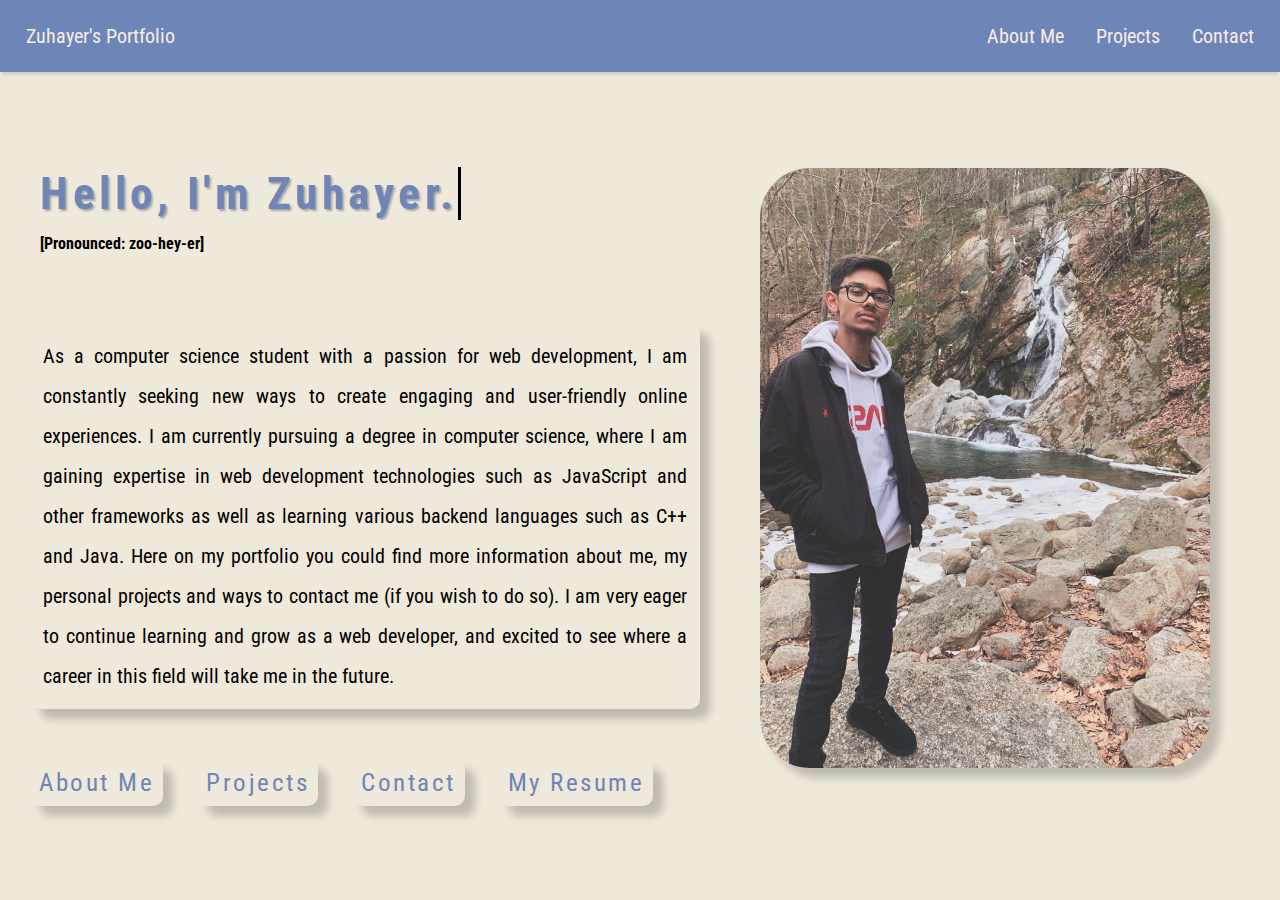
<file: index.html>
<!DOCTYPE html>
<html lang="en">
<head>
    <meta charset="UTF-8">
    <meta http-equiv="X-UA-Compatible" content="IE=edge">
    <meta name="viewport" content="width=device-width, initial-scale=1.0">
    <link rel="preconnect" href="https://fonts.googleapis.com"><link rel="preconnect" href="https://fonts.gstatic.com" crossorigin><link href="https://fonts.googleapis.com/css2?family=Roboto+Condensed&display=swap" rel="stylesheet">
    <link rel="shortcut icon" href="images/portfolio.png">
    <link rel="stylesheet" href="style.css">
    <link rel="script" href="script.js">
    <title>Zuhayer's Portfolio</title>
</head>
<body>
    <div class="parent">
        <div class="nav-bar">
            <a id="nav-title" href="index.html">Zuhayer's Portfolio</a>
            <a href="contact.html">Contact</a>
            <a href="projects.html">Projects</a>
            <a href="about_me.html">About Me</a>
        </div>
        <div class="biography">
            <h1>Hello, I'm Zuhayer.</h1>
            <h4>[Pronounced: zoo-hey-er]</h4>
            <div class="image">
                <img src="images/731243A6-15DD-41D2-839F-2AF23E37DA8A_Original.jpg" alt="Picture of me taken at the Honors Haven Resort in upstate NY">
            </div>
            <p>As a computer science student with a passion for web development, I am constantly seeking new ways to create engaging and user-friendly online experiences. I am currently pursuing a degree in computer science, where I am gaining expertise in web development technologies such as JavaScript and other frameworks as well as learning various backend languages such as C++ and Java. Here on my portfolio you could find more information about me, my personal projects and ways to contact me (if you wish to do so). I am very eager to continue learning and grow as a web developer, and excited to see where a career in this field will take me in the future.
            </p>
           <br>
           <a href="about_me.html">About Me</a>
           <a href="projects.html">Projects</a>
           <a href="contact.html">Contact</a>
           <a href="pdfs/Resume_Zuhayer_Alvi.pdf" target="_blank">My Resume</a>
        </div>
    </div>
</body>
</html>
</file>
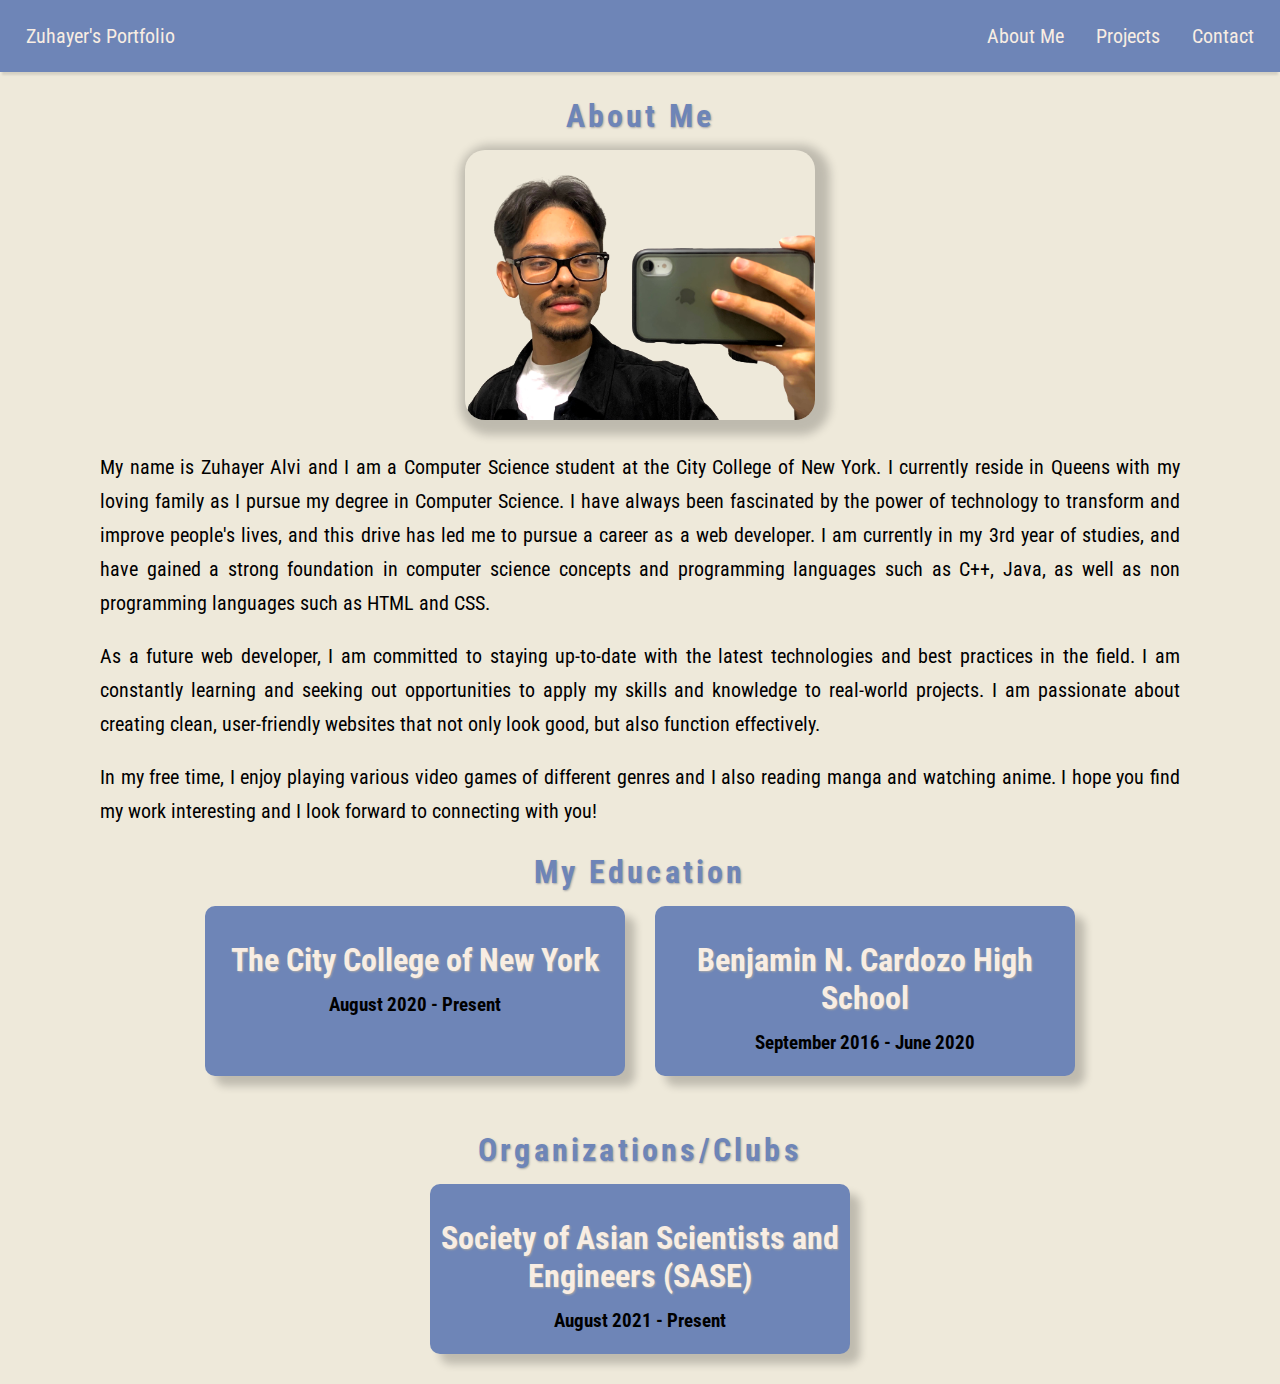
<file: about_me.html>
<!DOCTYPE html>
<html lang="en">
<head>
    <meta charset="UTF-8">
    <meta http-equiv="X-UA-Compatible" content="IE=edge">
    <meta name="viewport" content="width=device-width, initial-scale=1.0">
    <link rel="preconnect" href="https://fonts.googleapis.com"><link rel="preconnect" href="https://fonts.gstatic.com" crossorigin><link href="https://fonts.googleapis.com/css2?family=Roboto+Condensed&display=swap" rel="stylesheet">
    <link rel="shortcut icon" href="images/portfolio.png">
    <link rel="stylesheet" href="style.css"> 
    <link rel="script" href="script.js">
    <title>Zuhayer's Portfolio</title>
</head>
<body>
    <div class="parent">
        <div class="nav-bar">
            <a id="nav-title" href="index.html">Zuhayer's Portfolio</a>
            <a href="contact.html">Contact</a>
            <a href="projects.html">Projects</a>
            <a class="active" href="about_me.html">About Me</a>
        </div>
        <div class="about-me">
            <h1>About Me</h1>
            <img src="images/pfp-removebg-preview.png" alt="">
            <p>My name is Zuhayer Alvi and I am a Computer Science student at the City College of New York. I currently reside in Queens with my loving family as I pursue my degree in Computer Science. I have always been fascinated by the power of technology to transform and improve people's lives, and this drive has led me to pursue a career as a web developer. I am currently in my 3rd year of studies, and have gained a strong foundation in computer science concepts and programming languages such as C++, Java, as well as non programming languages such as HTML and CSS. 
            </p>
            <br>
            <p>As a future web developer, I am committed to staying up-to-date with the latest technologies and best practices in the field. I am constantly learning and seeking out opportunities to apply my skills and knowledge to real-world projects. I am passionate about creating clean, user-friendly websites that not only look good, but also function effectively.
            </p>
            <br>
            <p>In my free time, I enjoy playing various video games of different genres and I also reading manga and watching anime. I hope you find my work interesting and I look forward to connecting with you!
            <p>

            <h1>My Education</h1>
            
                <div class="education">

                    <div class="education-card">
                        <h1>The City College of New York</h1>
                        <h3>August 2020 - Present</h3>
                    </div>

                    <div class="education-card">
                        <h1>Benjamin N. Cardozo High School</h1>
                        <h3>September 2016 - June 2020</h3>
                    </div>
                </div>

            <h1>Organizations/Clubs</h1>

                <div class="education">
                    <div class="education-card">
                        <h1>Society of Asian Scientists and Engineers (SASE)</h1>
                        <h3>August 2021 - Present</h3>
                    </div>
                </div>
        </div>
    </div>
</body>
</html>
</file>
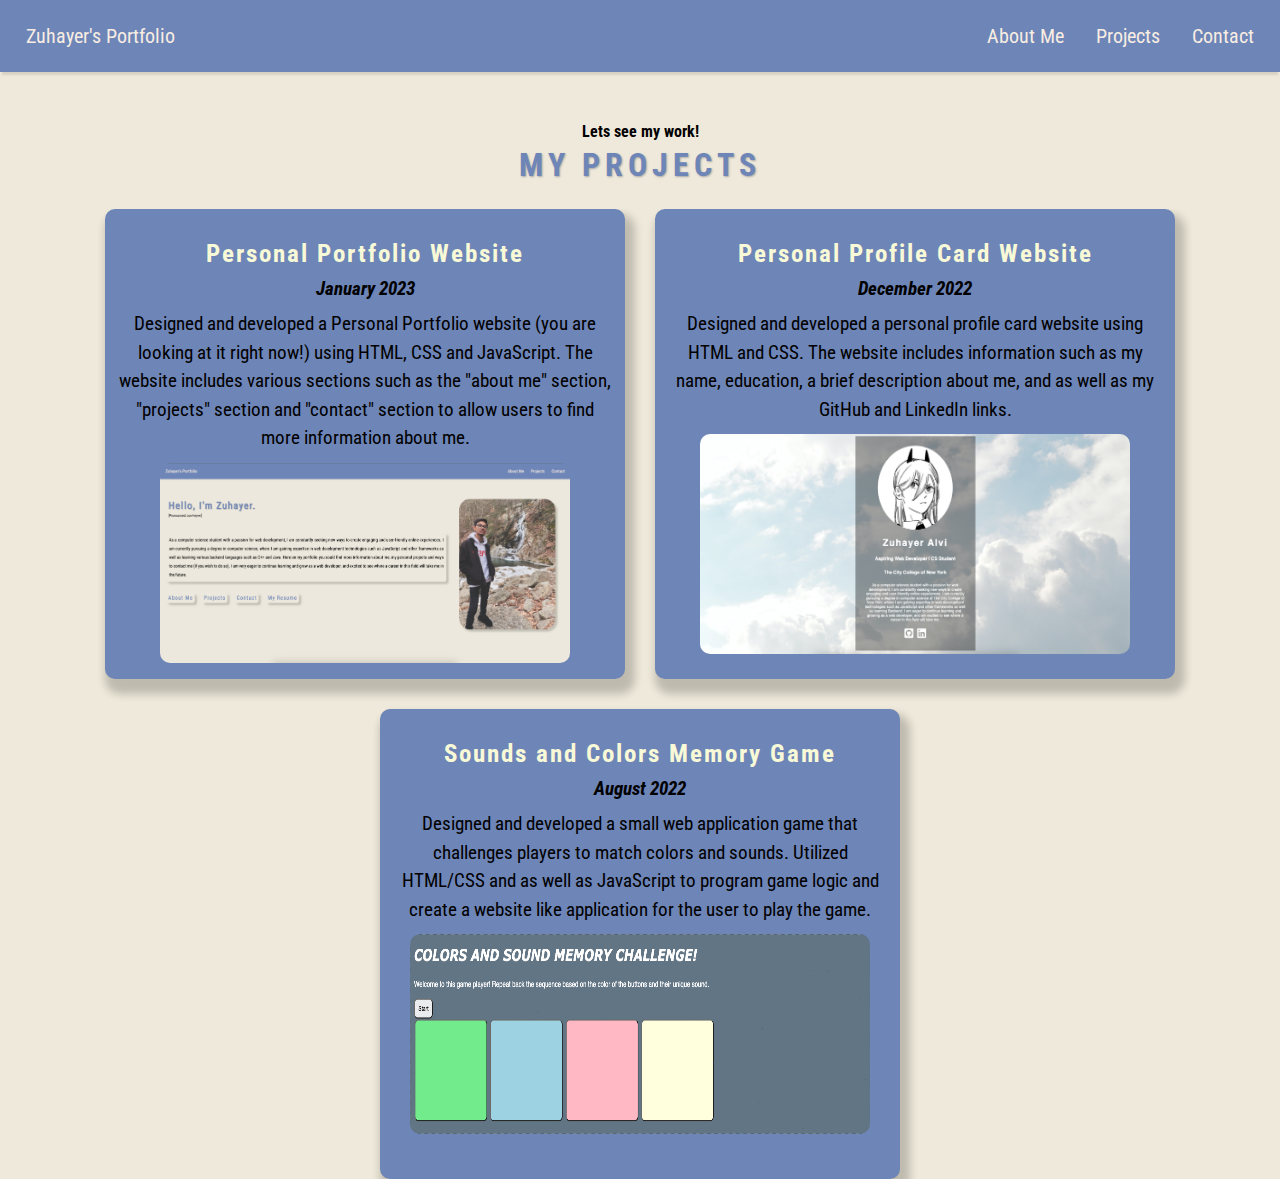
<file: projects.html>
<!DOCTYPE html>
<html lang="en">
<head>
    <meta charset="UTF-8">
    <meta http-equiv="X-UA-Compatible" content="IE=edge">
    <meta name="viewport" content="width=device-width, initial-scale=1.0">
    <link rel="preconnect" href="https://fonts.googleapis.com"><link rel="preconnect" href="https://fonts.gstatic.com" crossorigin><link href="https://fonts.googleapis.com/css2?family=Roboto+Condensed&display=swap" rel="stylesheet">
    <link rel="stylesheet" href="style.css"> 
    <link rel="script" href="script.js">
    <title>Zuhayer's Portfolio</title>
</head>
<body>
    <div class="parent">
        <div class="nav-bar">
            <a id="nav-title" href="index.html">Zuhayer's Portfolio</a>
            <a href="contact.html">Contact</a>
            <a class="active" href="projects.html">Projects</a>
            <a href="about_me.html">About Me</a>
        </div>

        <section class="projects">

            <div class="project-headings">
                <h4>Lets see my work!</h3>
                <h1>My Projects</h1>
            </div>

            <div class="project-section">

                <div class="card" id="project1">
                    <h1><a href="https://github.com/azuhayer/Portfolio-Website" target="_blank">Personal Portfolio Website</a></h1>
                    <h3><i>January 2023</i></h3>
                    <p>Designed and developed a Personal Portfolio website (you are looking at it right now!) using HTML, CSS and JavaScript. The website includes various sections such as the "about me" section, "projects" section and "contact" section to allow users to find more information about me.</p>
                    <img src="images/webpage.png" alt="Personal Portfolio">
                </div>

                <div class="card" id="project2">
                    <h1><a href="https://github.com/azuhayer/azuhayer.github.io" target="_blank">Personal Profile Card Website</a></h1>
                    <h3><i>December 2022</i></h3>
                    <p> Designed and developed a personal profile card website using HTML and CSS. The website includes
                        information such as my name, education, a brief description about me, and as well as my GitHub and
                        LinkedIn links.</p>
                    <img src="images/card.png" alt="Profile Card Website">
                </div>

                <div class="card" id="project3">
                    <h1><a href="https://github.com/azuhayer/Sound-Colors-Memory-Game" target="_blank">Sounds and Colors Memory Game</a></h1>
                    <h3><i>August 2022</i></h3>
                    <p> Designed and developed a small web application game that challenges players to match colors and sounds.
                        Utilized HTML/CSS and as well as JavaScript to program game logic and create a website like application
                        for the user to play the game.</p>
                    <img src="images/game.gif" alt="Game Gif">
                </div>

            </div>
        </section>

    </div>
</body>
</html>
</file>
<file: style.css>
/* HTML RESET */
* {
    margin: 0;
    padding: 0;
}

.parent {
    font-family: 'Roboto Condensed', sans-serif;
}

body {
    background-color: #EEE9DA;
}

/**** Nav bar Section ****/
.nav-bar {
    background-color: #6E85B7; 
    overflow: hidden;
    box-shadow: 0 5px 2px -2px rgba(0,0,0,.1);
    padding: 10px;
}

#nav-title {
    float: left;
    padding: 14px 16px;
    font-size: 20px;
    color: #F8EDE3;
}

#nav-title:hover {
  animation: vibrate 0.5s;
  animation-iteration-count: infinite;
}

@keyframes vibrate {
    0% { transform: rotate(0deg); }
    10% { transform: rotate(-1deg); }
    20% { transform: rotate(1deg); }
    30% { transform: rotate(0deg); }
    40% { transform: rotate(1deg); }
    50% { transform: rotate(-1deg); }
    60% { transform: rotate(0deg); }
    70% { transform: rotate(-1deg); }
    80% { transform: rotate(1deg); }
    90% { transform: rotate(0deg); }
    100% { transform: rotate(-1deg); }
  }

.nav-bar a {
    float: right;
    padding: 14px 16px;
    text-decoration: none;
    font-size: 20px;
    color: #F8EDE3;
}

.nav-bar a:hover {
    background-color: #6E85B7;
    transition: all ease-in-out 250ms;
}

/**** Index Section ****/
.biography h1 h4 p {
    float: left;
}

.biography h1 {
    margin-top: 95px;
    margin-left: 40px;
    
    font-size: 45px;
    color: #6E85B7;
    letter-spacing: .10em;
    text-shadow: 2px 2px 2px rgba(167, 167, 167, 1);

    display: inline-block;
    overflow: hidden;
    border-right: 3px solid black;
    white-space: nowrap;
    animation: 
        typing 2s steps(20, end) forwards, 
        blink .8s infinite;
}

@keyframes typing {
    from { width: 0 }
    to { width: 28.2% }
  }

  @keyframes blink {
    from { border-color: transparent }
    to { border-color: black; }
  }

.biography h4 {
    padding-top: 10px;
    margin-left: 40px;
    color: black;
}

.biography p {
    padding: 10px;
    text-align: justify;
    width: auto;
    margin-left: 30px;
    margin-right: 580px;
    margin-top: 70px;
    margin-bottom: 40px;
    font-size: 20px;
    line-height: 2;
    color: black;
    border: 3.5px solid transparent;
    border-radius: 10px;
    box-shadow: 10px 10px 8px 0 rgba(0, 0, 0, 0.2);
    
}

.image img {
    float: right;
    height: 600px;
    width: 450px;
    position: relative;
    right: 70px;
    bottom: 85px;
    border-radius: 50px;
    display: block;
    margin-left: 90px;
    box-shadow: 10px 10px 8px 0 rgba(0, 0, 0, 0.2);
}

.biography a {
    padding: 6px;
    text-decoration: none;
    font-size: 25px;
    margin-left: 30px;
    letter-spacing: .10em;
    border: 3.5px solid transparent;
    border-radius: 10px;
    color: #6E85B7;
    box-shadow: 10px 10px 8px 0 rgba(0, 0, 0, 0.2);
    transition: all ease-in-out 250ms;
}

.biography a:hover {
    color: white;
}

/**** Contact Section ****/
.contact-heading {
    text-align: center;
    
}

.contact-heading h1 {
    padding-top: 90px;
    letter-spacing: 0.10em;
    color: #6E85B7;
    text-shadow: 2px 2px 2px rgba(167, 167, 167, 1);
}

.contact-heading h4 {
    padding-top: 15px;
    padding-bottom: 10px;
}

ul {
    margin: 0;
}

.contact-buttons {
    text-align: center;
}

.contact-buttons li {
    display: inline-block;
    margin: 5px;
    padding: 5px;
    list-style: none;
    text-align: center;
}

.contact-buttons a {
    color: black;
    text-decoration: none;
    font-size: 45px;
    transition: all ease-in-out 250ms; 
}

.contact-buttons li a:hover {
    color: lightgray;
}

/**** About Me Section ****/
.about-me h1 {
    text-align: center;
    padding-top: 25px;
    margin-bottom: 15px;
    letter-spacing: 0.10em;
    color: #6E85B7;
    text-shadow: 1px 1px 2px rgba(167, 167, 167, 1);
}

.about-me p {
    text-align: justify;
    word-wrap: break-word;
    width: auto;
    font-size: 20px;
    line-height: 1.7;
    padding-right: 100px;
    padding-left: 100px;
    color: black;
}

.about-me img {
    border-radius: 20px;
    margin-left: auto; 
    margin-right: auto;
    margin-bottom: 30px;
    display: block;
    position: relative;
    height: 270px;
    width: 350px;
    box-shadow: 5px 5px 10px 10px rgba(0, 0, 0, 0.2);
}

.education {
    display: flex;
    flex-wrap: wrap;
    gap: 30px;
    align-items: center;
    justify-content: center;
    overflow: hidden;
}

.education-card {
    background-color: #6E85B7;
    height: 150px;
    width: 400px;
    text-align: center;
    padding: 10px;
    border-radius: 10px;
    margin-bottom: 30px;
    box-shadow: 10px 10px 8px 0 rgba(0, 0, 0, 0.2);
}

.education h1 {
    letter-spacing: normal;
    color: #F8EDE3;
}

/**** Project Section ****/
.project-headings {
    padding-top: 50px;
    padding-bottom: 25px;
    text-align: center;
}

.project-headings h1 {
    padding-top: 5px;
    text-transform: uppercase;
    letter-spacing: 5px;
    color: #6E85B7;
    text-shadow: 1px 1px 2px rgba(167, 167, 167, 1);
}

.project-section {
    display: flex;
    flex-wrap: wrap;
    gap: 30px;
    align-items: center;
    justify-content: center;
    overflow: hidden;
}

.card {
    background-color: #6E85B7;
    height: 450px;
    width: 500px;
    text-align: center;
    padding: 10px;
    border-radius: 10px;
    box-shadow: 5px 10px 8px 5px rgba(0, 0, 0, 0.2);
    transition: opacity 0.6s ease-out, transform 1.2s ease-out;
}

.card:hover {
    -webkit-transform: scale(0.9);
    -ms-transform: scale(0.9);
    transform: scale(0.9);
}

.project-section h1 {
    padding-top: 20px;
    letter-spacing: 2px;
    font-size: 25px;
}

.project-section h3 {
    padding: 10px;
}

.project-section a {
    text-decoration: none;
    color: #F8F9D7;
}

.project-section a:hover {
    color: white;
}

.project-section p {
    line-height: 1.5;
    font-size: 19px;
    color: black;
}

#project1 img {
    height: 200px;
    width: 410px;
    padding: 10px;
    border-radius: 20px;
}

#project2 img {
    height: 220px;
    width: 430px;
    padding: 10px;
    border-radius: 20px;
}

#project3 img {
    height: 200px;
    width: 460px;
    padding: 10px;
    border-radius: 20px;
}
</file>
